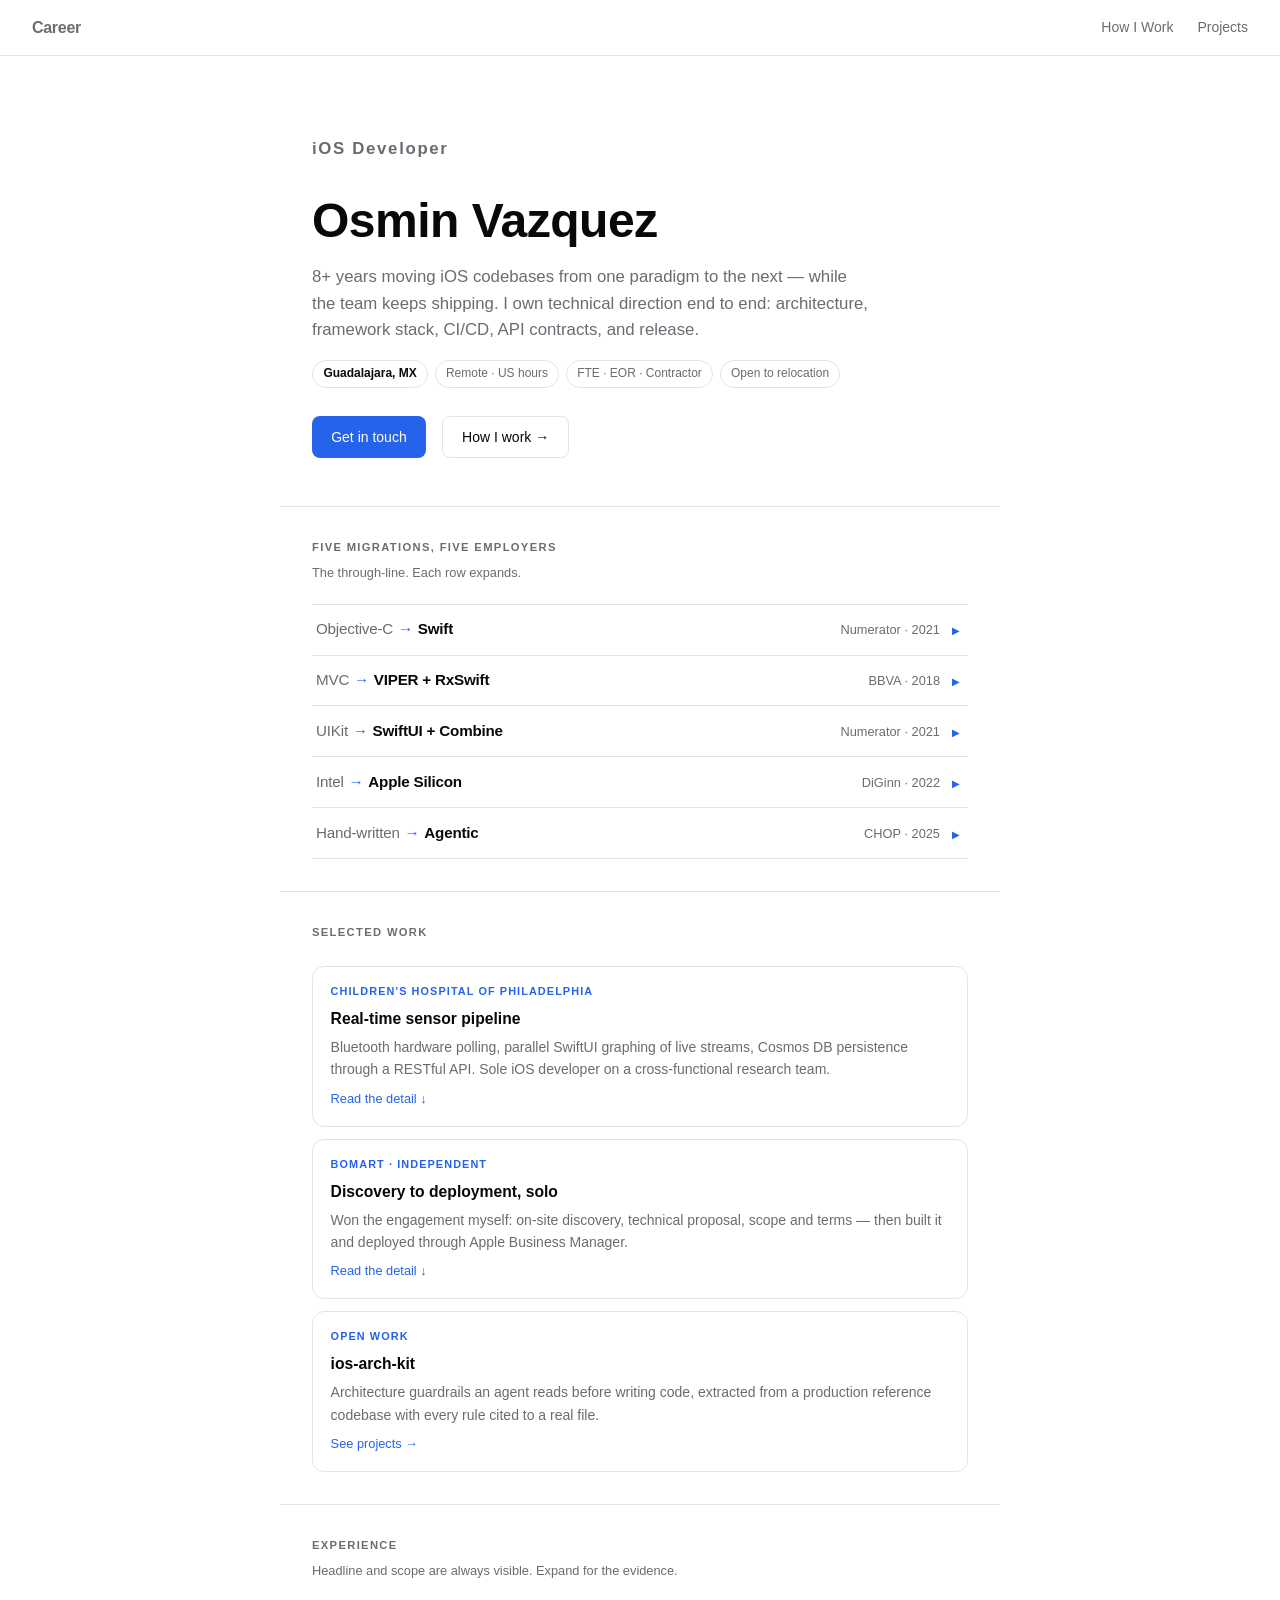
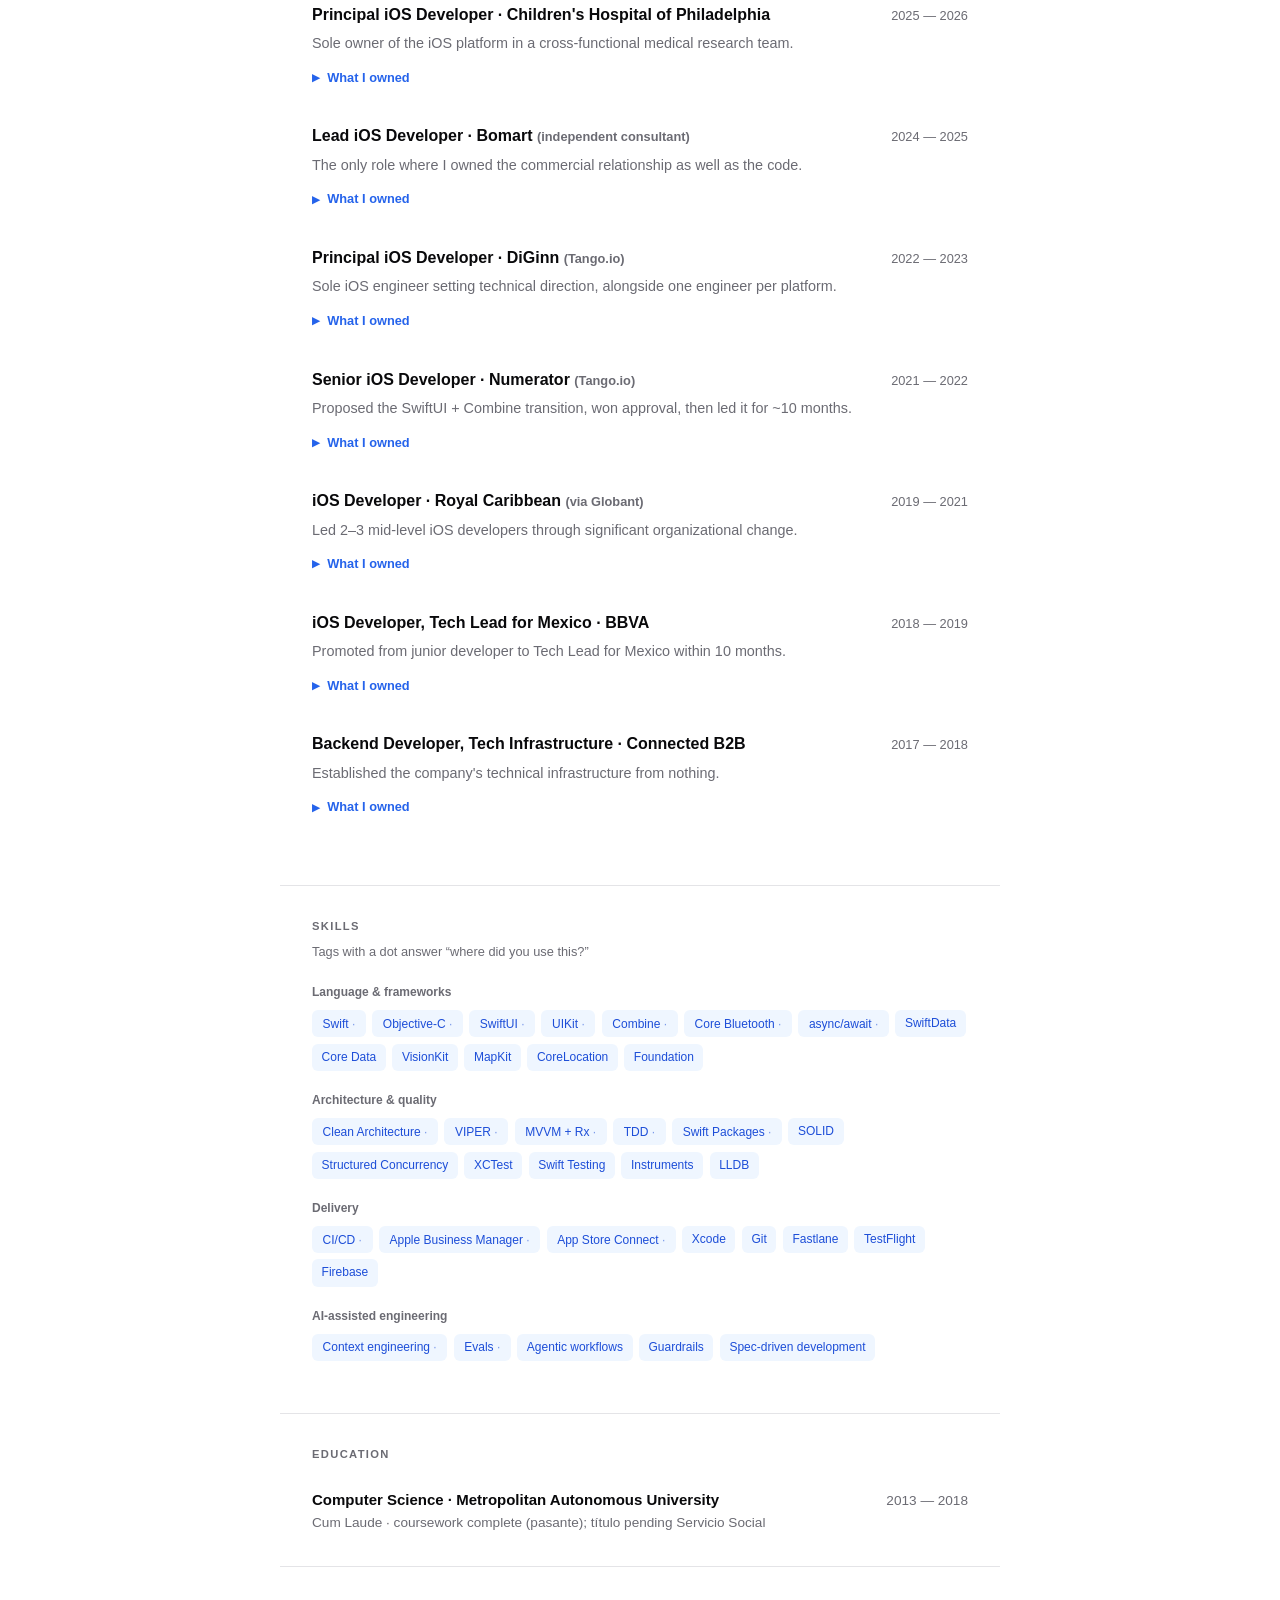
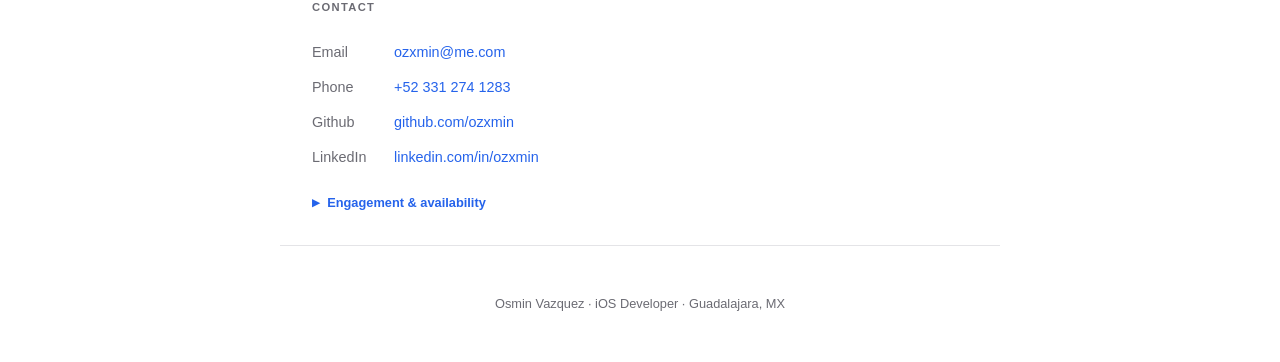
<file: index.html>
<!DOCTYPE html>
<html lang="en">
<head>
<meta charset="UTF-8" />
<meta name="viewport" content="width=device-width, initial-scale=1.0" />

<title>Osmin Vazquez · iOS Developer</title>
<meta name="description" content="iOS developer with 8+ years moving codebases from one paradigm to the next — Objective-C to Swift, UIKit to SwiftUI, Intel to Apple Silicon — while the team keeps shipping. Architecture, CI/CD, and release ownership." />
<meta name="author" content="Osmin Vazquez" />
<link rel="canonical" href="https://career.ozmin.me/" />

<!-- Open Graph / LinkedIn -->
<meta property="og:type" content="profile" />
<meta property="og:site_name" content="Osmin Vazquez" />
<meta property="og:title" content="Osmin Vazquez · iOS Developer" />
<meta property="og:description" content="8+ years moving iOS codebases from one paradigm to the next — while the team keeps shipping." />
<meta property="og:url" content="https://career.ozmin.me/" />
<meta property="og:image" content="https://career.ozmin.me/img/og-image.png" />
<meta property="og:image:width" content="1200" />
<meta property="og:image:height" content="630" />
<meta property="og:image:alt" content="Osmin Vazquez — iOS Developer — career.ozmin.me" />
<meta property="profile:first_name" content="Osmin" />
<meta property="profile:last_name" content="Vazquez" />

<!-- Twitter/X -->
<meta name="twitter:card" content="summary_large_image" />
<meta name="twitter:title" content="Osmin Vazquez · iOS Developer" />
<meta name="twitter:description" content="8+ years moving iOS codebases from one paradigm to the next — while the team keeps shipping." />
<meta name="twitter:image" content="https://career.ozmin.me/img/og-image.png" />

<!-- Structured data (must be inline; ld+json ignores src) -->
<script type="application/ld+json">
{
  "@context": "https://schema.org",
  "@type": "ProfilePage",
  "url": "https://career.ozmin.me/",
  "mainEntity": {
    "@type": "Person",
    "name": "Osmin Vazquez",
    "jobTitle": "iOS Developer",
    "email": "mailto:ozxmin@me.com",
    "telephone": "+52-331-274-1283",
    "url": "https://career.ozmin.me/",
    "address": {
      "@type": "PostalAddress",
      "addressLocality": "Guadalajara",
      "addressCountry": "MX"
    },
    "alumniOf": {
      "@type": "CollegeOrUniversity",
      "name": "Metropolitan Autonomous University"
    },
    "knowsAbout": [
      "iOS Development",
      "Swift",
      "Objective-C",
      "SwiftUI",
      "UIKit",
      "Combine",
      "Clean Architecture",
      "MVVM",
      "VIPER",
      "TDD",
      "CI/CD",
      "Context Engineering"
    ],
    "sameAs": [
      "https://github.com/ozxmin",
      "https://linkedin.com/in/ozxmin"
    ]
  }
}
</script>

<!-- Shared block: keep in sync with index.html, how-i-work.html, projects.html, 404.html.
     No build step by design, so this is duplicated on purpose. -->
<!-- Icons -->
<link rel="icon" href="/favicon.ico" sizes="32x32" />
<link rel="icon" href="/img/favicon.svg" type="image/svg+xml" />
<link rel="apple-touch-icon" href="/img/apple-touch-icon.png" />
<link rel="manifest" href="/site.webmanifest" />
<meta name="theme-color" media="(prefers-color-scheme: light)" content="#ffffff" />
<meta name="theme-color" media="(prefers-color-scheme: dark)" content="#09090b" />

<link rel="stylesheet" href="/css/styles.css"/>
</head>
<body>

<a class="skip-link" href="#main">Skip to content</a>

<nav>
  <span class="nav-logo">
    <a href="/">Career</a>
  </span>
  <div class="nav-links">
    <a href="/how-i-work.html" data-umami-event="nav-how-i-work">How I Work</a>
    <a href="/projects.html" data-umami-event="nav-projects">Projects</a>
  </div>
</nav>

<main id="main" tabindex="-1">

<div class="hero">
  <p class="hero-label">iOS Developer</p>
  <h1>Osmin Vazquez</h1>
  <p>8+ years moving iOS codebases from one paradigm to the next — while the team keeps shipping. I own technical direction end to end: architecture, framework stack, CI/CD, API contracts, and release.</p>
  <div class="avail">
    <span class="chip"><strong>Guadalajara, MX</strong></span>
    <span class="chip">Remote · US hours</span>
    <span class="chip">FTE · EOR · Contractor</span>
    <span class="chip">Open to relocation</span>
  </div>
  <div class="hero-links">
    <a class="btn btn-primary" href="#contact" data-umami-event="cta-get-in-touch">Get in touch</a>
    <a class="btn btn-outline" href="/how-i-work.html" data-umami-event="cta-how-i-work">How I work →</a>
  </div>
</div>

<!-- MIGRATIONS — the through-line. Layer 1 disclosure. -->
<section aria-labelledby="migrations-heading">
  <h2 id="migrations-heading">Five migrations, five employers</h2>
  <p class="section-note">The through-line. Each row expands.</p>
  <div class="ledger">

    <details class="mig" id="mig-objc">
      <summary data-umami-event="mig-objc-swift">
        <span class="mig-move"><span class="from">Objective-C</span><span class="arrow">→</span>Swift</span>
        <span class="mig-where">Numerator · 2021</span>
        <span class="caret" aria-hidden="true">▶</span>
      </summary>
      <div class="mig-body">
        <p>The hard part was concurrency, not syntax. Legacy Objective-C carried threading assumptions the compiler never enforced; behaviour that had quietly worked for years surfaced as race conditions the moment it crossed the bridge.</p>
        <p>Diagnosed, fixed, and then covered — TDD and a linter introduced to a standing project so the class of bug could not return silently.</p>
      </div>
    </details>

    <details class="mig" id="mig-viper">
      <summary data-umami-event="mig-mvc-viper">
        <span class="mig-move"><span class="from">MVC</span><span class="arrow">→</span>VIPER + RxSwift</span>
        <span class="mig-where">BBVA · 2018</span>
        <span class="caret" aria-hidden="true">▶</span>
      </summary>
      <div class="mig-body">
        <p>The architecture came down from the global organization. My job was teaching it: three developers spanning junior, mid and senior — one of whom had built the <em>old</em> MVC app, and one of whom was a React Native developer new to iOS.</p>
        <p>I got that engineer's first tickets accepted without knowing React Native myself. Shipped under strict code-coverage requirements.</p>
      </div>
    </details>

    <details class="mig" id="mig-swiftui">
      <summary data-umami-event="mig-uikit-swiftui">
        <span class="mig-move"><span class="from">UIKit</span><span class="arrow">→</span>SwiftUI + Combine</span>
        <span class="mig-where">Numerator · 2021</span>
        <span class="caret" aria-hidden="true">▶</span>
      </summary>
      <div class="mig-body">
        <p>Nobody had it on the roadmap. I made the case to the Tech Manager that it was even possible mid-migration, then to peers who were new enough to Swift that they had not considered SwiftUI an option — once introduced, they were enthusiastic.</p>
        <p>Led roughly ten months of incremental adoption with two senior iOS engineers, setting guidelines and reviewing code. Incremental, never a rewrite.</p>
      </div>
    </details>

    <details class="mig" id="mig-silicon">
      <summary data-umami-event="mig-intel-silicon">
        <span class="mig-move"><span class="from">Intel</span><span class="arrow">→</span>Apple Silicon</span>
        <span class="mig-where">DiGinn · 2022</span>
        <span class="caret" aria-hidden="true">▶</span>
      </summary>
      <div class="mig-body">
        <p>Inherited a non-runnable, stale project. Made the business case for the migration to stakeholders before doing the work, rather than presenting it as a fait accompli.</p>
        <p>Retired stale dependencies in favour of Swift-native features, cut project warnings by ~90%, and left behind a CI pipeline that shipped 20+ releases.</p>
      </div>
    </details>

    <details class="mig" id="mig-agentic">
      <summary data-umami-event="mig-agentic">
        <span class="mig-move"><span class="from">Hand-written</span><span class="arrow">→</span>Agentic</span>
        <span class="mig-where">CHOP · 2025</span>
        <span class="caret" aria-hidden="true">▶</span>
      </summary>
      <div class="mig-body">
        <p>Team productivity had halted under unchecked AI code generation: output drifted from conventions, and the review burden landed on senior engineers.</p>
        <p>I encoded the architecture and review standards into a spec-driven workflow the agents read before writing code — moving architecture from something policed in review to something satisfied before the first line exists. <a href="/how-i-work.html" data-umami-event="mig-agentic-readmore">How that works →</a></p>
      </div>
    </details>

  </div>
</section>

<!-- SELECTED WORK — layer 2 entry points -->
<section aria-labelledby="selected-heading">
  <h2 id="selected-heading">Selected work</h2>
  <div class="cards">
    <a class="card" href="#job-chop" data-umami-event="card-chop">
      <span class="card-kicker">Children's Hospital of Philadelphia</span>
      <span class="card-title">Real-time sensor pipeline</span>
      <span class="card-desc">Bluetooth hardware polling, parallel SwiftUI graphing of live streams, Cosmos DB persistence through a RESTful API. Sole iOS developer on a cross-functional research team.</span>
      <span class="card-more">Read the detail ↓</span>
    </a>
    <a class="card" href="#job-bomart" data-umami-event="card-bomart">
      <span class="card-kicker">Bomart · independent</span>
      <span class="card-title">Discovery to deployment, solo</span>
      <span class="card-desc">Won the engagement myself: on-site discovery, technical proposal, scope and terms — then built it and deployed through Apple Business Manager.</span>
      <span class="card-more">Read the detail ↓</span>
    </a>
    <a class="card" href="/projects.html" data-umami-event="card-arch-kit">
      <span class="card-kicker">Open work</span>
      <span class="card-title">ios-arch-kit</span>
      <span class="card-desc">Architecture guardrails an agent reads before writing code, extracted from a production reference codebase with every rule cited to a real file.</span>
      <span class="card-more">See projects →</span>
    </a>
  </div>
</section>

<!-- EXPERIENCE — headline and scope always visible; evidence on demand -->
<section aria-labelledby="experience-heading">
  <h2 id="experience-heading">Experience</h2>
  <p class="section-note">Headline and scope are always visible. Expand for the evidence.</p>

  <div class="job" id="job-chop">
    <div class="job-header">
      <span class="job-title">Principal iOS Developer · Children's Hospital of Philadelphia</span>
      <span class="job-meta">2025 — 2026</span>
    </div>
    <p class="job-scope">Sole owner of the iOS platform in a cross-functional medical research team.</p>
    <details>
      <summary data-umami-event="exp-chop"><span class="caret" aria-hidden="true">▶</span> What I owned</summary>
      <ul>
        <li>Shipped a medical research app implementing a real-time data pipeline: Bluetooth hardware polling, parallel SwiftUI graphing of live sensor streams, and Cosmos DB persistence through a RESTful API.</li>
        <li>Owned architecture, delivery and release end to end — no one above me on iOS.</li>
        <li>Feature scoping in PI planning, code review, merge approval, and TestFlight releases to QA.</li>
        <li>Resolved a team-wide productivity halt caused by unchecked AI code generation by encoding architecture and review standards into a spec-driven agentic workflow.</li>
      </ul>
    </details>
  </div>

  <div class="job" id="job-bomart">
    <div class="job-header">
      <span class="job-title">Lead iOS Developer · Bomart <span class="job-meta">(independent consultant)</span></span>
      <span class="job-meta">2024 — 2025</span>
    </div>
    <p class="job-scope">The only role where I owned the commercial relationship as well as the code.</p>
    <details>
      <summary data-umami-event="exp-bomart"><span class="caret" aria-hidden="true">▶</span> What I owned</summary>
      <ul>
        <li>Approached about a real business problem; ran on-site discovery and returned with a technical solution, scope, timeline, technology choices and commercial terms.</li>
        <li>Designed and built a custom iOS 17+ app solo — authentication, transaction notification, local storage.</li>
        <li>Established enterprise deployment and device management via Apple Business Manager rather than the App Store.</li>
        <li>Ran weekly client reviews and coordinated with client IT to clear dependencies.</li>
      </ul>
    </details>
  </div>

  <div class="job" id="job-diginn">
    <div class="job-header">
      <span class="job-title">Principal iOS Developer · DiGinn <span class="job-meta">(Tango.io)</span></span>
      <span class="job-meta">2022 — 2023</span>
    </div>
    <p class="job-scope">Sole iOS engineer setting technical direction, alongside one engineer per platform.</p>
    <details>
      <summary data-umami-event="exp-diginn"><span class="caret" aria-hidden="true">▶</span> What I owned</summary>
      <ul>
        <li>Inherited a non-runnable, stale project and made the case for the migration before doing the work.</li>
        <li>Root-caused and eliminated recurring crashes in a codebase I had not written — crash rate to near zero.</li>
        <li>Built the safety net: unit tests and CI aimed specifically at the crash class I had just fixed.</li>
        <li>Shipped 20+ releases through the CI/CD pipeline I established; reduced project warnings by ~90%.</li>
        <li>Implemented Firebase analytics, A/B testing and push notifications; cut build times via build schemes.</li>
      </ul>
    </details>
  </div>

  <div class="job" id="job-numerator">
    <div class="job-header">
      <span class="job-title">Senior iOS Developer · Numerator <span class="job-meta">(Tango.io)</span></span>
      <span class="job-meta">2021 — 2022</span>
    </div>
    <p class="job-scope">Proposed the SwiftUI + Combine transition, won approval, then led it for ~10 months.</p>
    <details>
      <summary data-umami-event="exp-numerator"><span class="caret" aria-hidden="true">▶</span> What I owned</summary>
      <ul>
        <li>Set guidelines, proposed patterns and reviewed code for two senior iOS engineers.</li>
        <li>Bridged legacy Objective-C functionality to Swift, resolving the latent race conditions the bridge surfaced.</li>
        <li>Defined and enforced MVVM + Rx; introduced TDD, protocol-oriented design and linting to a standing project.</li>
        <li>Unblocked the deployment-target bump to current (−2n) by paying down technical debt.</li>
      </ul>
    </details>
  </div>

  <div class="job" id="job-rccl">
    <div class="job-header">
      <span class="job-title">iOS Developer · Royal Caribbean <span class="job-meta">(via Globant)</span></span>
      <span class="job-meta">2019 — 2021</span>
    </div>
    <p class="job-scope">Led 2–3 mid-level iOS developers through significant organizational change.</p>
    <details>
      <summary data-umami-event="exp-rccl"><span class="caret" aria-hidden="true">▶</span> What I owned</summary>
      <ul>
        <li>Built user features with UIKit and VisionKit.</li>
        <li>Supported multiple teams; enforced coding standards and reusable design patterns.</li>
        <li>Contributed to a backend migration while keeping the codebase reusable across cruise ships — one codebase, many vessels, each with its own configuration.</li>
      </ul>
    </details>
  </div>

  <div class="job" id="job-bbva">
    <div class="job-header">
      <span class="job-title">iOS Developer, Tech Lead for Mexico · BBVA</span>
      <span class="job-meta">2018 — 2019</span>
    </div>
    <p class="job-scope">Promoted from junior developer to Tech Lead for Mexico within 10 months.</p>
    <details>
      <summary data-umami-event="exp-bbva"><span class="caret" aria-hidden="true">▶</span> What I owned</summary>
      <ul>
        <li>Led 3 developers (junior, mid, senior) rebuilding a legacy banking app in VIPER, RxSwift and TDD under strict code-coverage requirements.</li>
        <li>Taught the team the architectural patterns adopted from the global organization.</li>
        <li>Onboarded a React Native developer into the iOS stack and got their first tickets accepted.</li>
        <li>Conducted interviews and project onboarding; aligned local compliance with global strategy across international teams.</li>
      </ul>
    </details>
  </div>

  <div class="job" id="job-connected">
    <div class="job-header">
      <span class="job-title">Backend Developer, Tech Infrastructure · Connected B2B</span>
      <span class="job-meta">2017 — 2018</span>
    </div>
    <p class="job-scope">Established the company's technical infrastructure from nothing.</p>
    <details>
      <summary data-umami-event="exp-connected"><span class="caret" aria-hidden="true">▶</span> What I owned</summary>
      <ul>
        <li>Built the AWS infrastructure; designed APIs and services in Node.js and MongoDB.</li>
        <li>Enabled integration between the public website and internal systems.</li>
      </ul>
    </details>
  </div>
</section>

<!-- SKILLS — tags that answer "where did you use this?" -->
<section aria-labelledby="skills-heading">
  <h2 id="skills-heading">Skills</h2>
  <p class="section-note">Tags with a dot answer “where did you use this?”</p>

  <div class="skill-group">
    <div class="skill-group-label">Language &amp; frameworks</div>
    <div class="tags">
      <button class="tag" type="button" aria-expanded="false" data-umami-event="skill-swift" data-ev="Production since 2018, in every iOS role. Also the language of the two migrations I led.">Swift</button>
      <button class="tag" type="button" aria-expanded="false" data-umami-event="skill-objc" data-ev="Numerator. Bridged legacy functionality to Swift — the race conditions, not the syntax, were the work.">Objective-C</button>
      <button class="tag" type="button" aria-expanded="false" data-umami-event="skill-swiftui" data-ev="CHOP and Numerator. Led its introduction into a live UIKit codebase in 2021; live sensor graphing at CHOP in 2025.">SwiftUI</button>
      <button class="tag" type="button" aria-expanded="false" data-umami-event="skill-uikit" data-ev="Royal Caribbean, BBVA, Numerator. Still the substrate under most production SwiftUI work.">UIKit</button>
      <button class="tag" type="button" aria-expanded="false" data-umami-event="skill-combine" data-ev="Numerator. Led its introduction alongside SwiftUI in 2021.">Combine</button>
      <button class="tag" type="button" aria-expanded="false" data-umami-event="skill-corebluetooth" data-ev="CHOP. Bluetooth hardware polling feeding live UI graphs.">Core Bluetooth</button>
      <button class="tag" type="button" aria-expanded="false" data-umami-event="skill-async" data-ev="CHOP. Parallelised network calls across a collection on an iOS 18 / Xcode 26 project.">async/await</button>
      <span class="tag">SwiftData</span><span class="tag">Core Data</span><span class="tag">VisionKit</span>
      <span class="tag">MapKit</span><span class="tag">CoreLocation</span><span class="tag">Foundation</span>
    </div>
  </div>

  <div class="skill-group">
    <div class="skill-group-label">Architecture &amp; quality</div>
    <div class="tags">
      <button class="tag" type="button" aria-expanded="false" data-umami-event="skill-clean" data-ev="CHOP. Composition root as the place that absorbs churn; ports chosen to model domain capabilities, not mechanisms.">Clean Architecture</button>
      <button class="tag" type="button" aria-expanded="false" data-umami-event="skill-viper" data-ev="BBVA. Legacy banking app rebuild, taught to a team of three.">VIPER</button>
      <button class="tag" type="button" aria-expanded="false" data-umami-event="skill-mvvm" data-ev="Numerator. Defined and enforced as the project standard.">MVVM + Rx</button>
      <button class="tag" type="button" aria-expanded="false" data-umami-event="skill-tdd" data-ev="Numerator (introduced to a standing project) and BBVA (strict coverage requirements).">TDD</button>
      <button class="tag" type="button" aria-expanded="false" data-umami-event="skill-spm" data-ev="Module boundaries as compile-time enforcement — a wrong import fails the build rather than failing review.">Swift Packages</button>
      <span class="tag">SOLID</span><span class="tag">Structured Concurrency</span><span class="tag">XCTest</span>
      <span class="tag">Swift Testing</span><span class="tag">Instruments</span><span class="tag">LLDB</span>
    </div>
  </div>

  <div class="skill-group">
    <div class="skill-group-label">Delivery</div>
    <div class="tags">
      <button class="tag" type="button" aria-expanded="false" data-umami-event="skill-cicd" data-ev="DiGinn. Built from scratch; 20+ releases shipped through it.">CI/CD</button>
      <button class="tag" type="button" aria-expanded="false" data-umami-event="skill-abm" data-ev="Bomart. Enterprise MDM distribution — not the App Store.">Apple Business Manager</button>
      <button class="tag" type="button" aria-expanded="false" data-umami-event="skill-asc" data-ev="Certificates, provisioning profiles, multi-team membership, shared automatic signing across accounts.">App Store Connect</button>
      <span class="tag">Xcode</span><span class="tag">Git</span><span class="tag">Fastlane</span>
      <span class="tag">TestFlight</span><span class="tag">Firebase</span>
    </div>
  </div>

  <div class="skill-group">
    <div class="skill-group-label">AI-assisted engineering</div>
    <div class="tags">
      <button class="tag" type="button" aria-expanded="false" data-umami-event="skill-context-eng" data-ev="CHOP and ios-arch-kit. Encoding architectural standards as machine-readable constraints an agent reads before writing code.">Context engineering</button>
      <button class="tag" type="button" aria-expanded="false" data-umami-event="skill-evals" data-ev="Blind guided/unguided comparison, prediction scorecards, and calibration rules derived from measured hit rates.">Evals</button>
      <span class="tag">Agentic workflows</span><span class="tag">Guardrails</span><span class="tag">Spec-driven development</span>
    </div>
  </div>
</section>

<!-- EDUCATION -->
<section aria-labelledby="education-heading">
  <h2 id="education-heading">Education</h2>
  <div class="edu">
    <div>
      <div class="edu-name">Computer Science · Metropolitan Autonomous University</div>
      <div class="edu-meta">Cum Laude · coursework complete (<span lang="es">pasante</span>); <span lang="es">título</span> pending <span lang="es">Servicio Social</span></div>
    </div>
    <span class="edu-meta">2013 — 2018</span>
  </div>
</section>

<!-- CONTACT -->
<section id="contact" aria-labelledby="contact-heading">
  <h2 id="contact-heading">Contact</h2>
  <div class="contact-list">
    <div class="contact-item"><span>Email</span><a href="mailto:ozxmin@me.com" data-umami-event="contact-email">ozxmin@me.com</a></div>
    <div class="contact-item"><span>Phone</span><a href="tel:+523312741283" data-umami-event="contact-phone">+52&nbsp;331&nbsp;274&nbsp;1283</a></div>
    <div class="contact-item"><span>Github</span><a href="https://github.com/ozxmin" rel="noreferrer" data-umami-event="contact-github">github.com/ozxmin</a></div>
    <div class="contact-item"><span>LinkedIn</span><a href="https://linkedin.com/in/ozxmin" rel="noreferrer" data-umami-event="contact-linkedin">linkedin.com/in/ozxmin</a></div>
  </div>
  <details class="engage">
    <summary data-umami-event="contact-engagement"><span class="caret" aria-hidden="true">▶</span> Engagement &amp; availability</summary>
    <p>Available full-time (direct or through an EOR), part-time, or as an independent contractor. Active RFC with prior invoicing under RESICO, so a B2B contract with a US or Canadian client needs no new entity. Spanish native, English professional. Open to remote on US hours and to relocation.</p>
  </details>
</section>

</main>

<footer>Osmin Vazquez · iOS Developer · Guadalajara, MX</footer>

<script src="/js/script.js"></script>

<!-- Privacy-first analytics -->
<script defer src="https://cloud.umami.is/script.js" data-website-id="f2526937-3c88-48e1-8fc8-846e70ded4b5"></script>
</body>
</html>
</file>
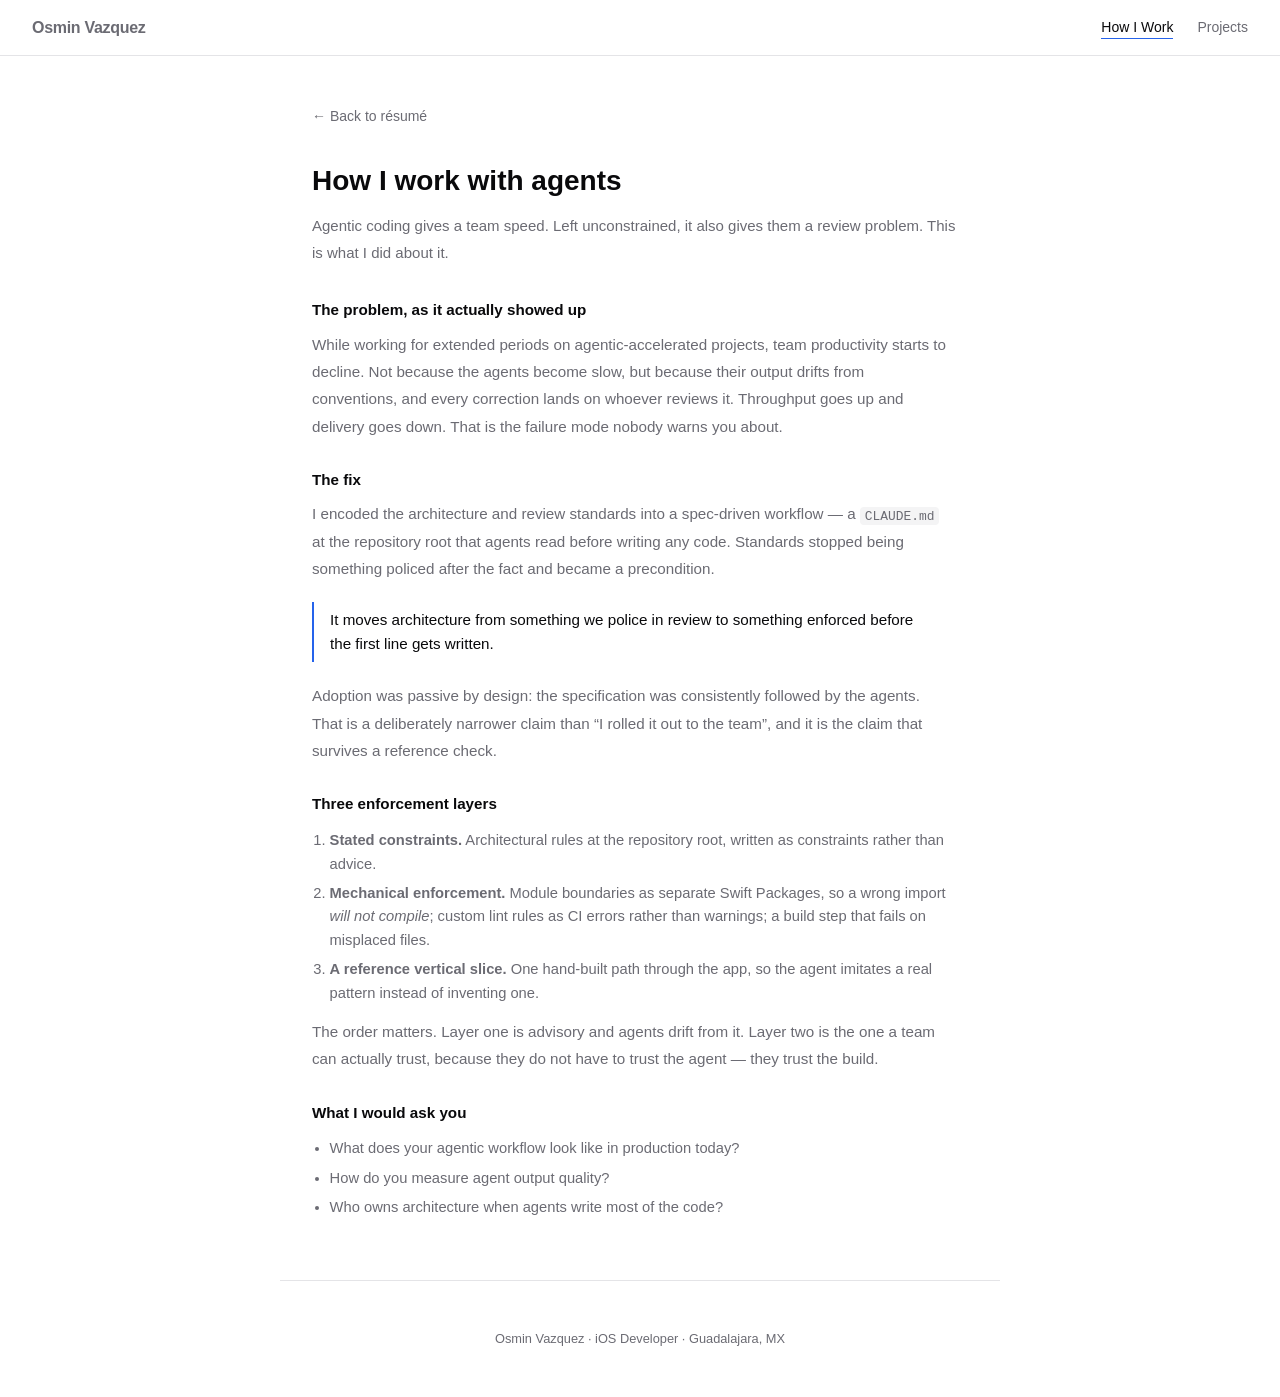
<file: how-i-work.html>
<!DOCTYPE html>
<html lang="en">
<head>
<meta charset="UTF-8" />
<meta name="viewport" content="width=device-width, initial-scale=1.0" />

<title>How I Work With Agents · Osmin Vazquez</title>
<meta name="description" content="Encoding architectural standards as machine-readable guardrails an agent reads before writing code — the problem, the three enforcement layers, and the blind evaluation that measured them." />
<meta name="author" content="Osmin Vazquez" />
<link rel="canonical" href="https://career.ozmin.me/how-i-work.html" />

<!-- Open Graph / LinkedIn -->
<meta property="og:type" content="article" />
<meta property="og:site_name" content="Osmin Vazquez" />
<meta property="og:title" content="How I Work With Agents · Osmin Vazquez" />
<meta property="og:description" content="Agentic coding gives a team speed. Left unconstrained, it also gives them a review problem. This is what I did about it." />
<meta property="og:url" content="https://career.ozmin.me/how-i-work.html" />
<meta property="og:image" content="https://career.ozmin.me/img/og-image.png" />
<meta property="og:image:width" content="1200" />
<meta property="og:image:height" content="630" />
<meta property="og:image:alt" content="Osmin Vazquez — iOS Developer — career.ozmin.me" />

<!-- Twitter/X -->
<meta name="twitter:card" content="summary_large_image" />
<meta name="twitter:title" content="How I Work With Agents · Osmin Vazquez" />
<meta name="twitter:description" content="Agentic coding gives a team speed. Left unconstrained, it also gives them a review problem. This is what I did about it." />
<meta name="twitter:image" content="https://career.ozmin.me/img/og-image.png" />

<!-- Shared block: keep in sync with index.html, how-i-work.html, projects.html, 404.html.
     No build step by design, so this is duplicated on purpose. -->
<!-- Icons -->
<link rel="icon" href="/favicon.ico" sizes="32x32" />
<link rel="icon" href="/img/favicon.svg" type="image/svg+xml" />
<link rel="apple-touch-icon" href="/img/apple-touch-icon.png" />
<link rel="manifest" href="/site.webmanifest" />
<meta name="theme-color" media="(prefers-color-scheme: light)" content="#ffffff" />
<meta name="theme-color" media="(prefers-color-scheme: dark)" content="#09090b" />

<link rel="stylesheet" href="/css/styles.css" />
</head>
<body>

<a class="skip-link" href="#main">Skip to content</a>

<nav>
  <span class="nav-logo">
    <a href="/">Osmin Vazquez</a>
  </span>
  <div class="nav-links">
    <a href="/how-i-work.html" aria-current="page" data-umami-event="nav-how-i-work">How I Work</a>
    <a href="/projects.html" data-umami-event="nav-projects">Projects</a>
  </div>
</nav>

<main id="main" tabindex="-1" class="inner-page">
  <a class="back-btn" href="/" data-umami-event="work-back-home">← Back to résumé</a>
  <h1>How I work with agents</h1>
  <p class="subtitle">Agentic coding gives a team speed. Left unconstrained, it also gives them a review problem. This is what I did about it.</p>

  <div class="prose">
    <h2>The problem, as it actually showed up</h2>
    <p>While working for extended periods on agentic-accelerated projects, team productivity starts to decline. Not because the agents become slow, but because their output drifts from conventions, and every correction lands on whoever reviews it. Throughput goes up and delivery goes down. That is the failure mode nobody warns you about.</p>

    <h2>The fix</h2>
    <p>I encoded the architecture and review standards into a spec-driven workflow — a <code>CLAUDE.md</code> at the repository root that agents read before writing any code. Standards stopped being something policed after the fact and became a precondition.</p>
    <blockquote class="pull">It moves architecture from something we police in review to something enforced before the first line gets written.</blockquote>
    <p>Adoption was passive by design: the specification was consistently followed by the agents. That is a deliberately narrower claim than “I rolled it out to the team”, and it is the claim that survives a reference check.</p>

    <h2>Three enforcement layers</h2>
    <ol>
      <li><strong>Stated constraints.</strong> Architectural rules at the repository root, written as constraints rather than advice.</li>
      <li><strong>Mechanical enforcement.</strong> Module boundaries as separate Swift Packages, so a wrong import <em>will not compile</em>; custom lint rules as CI errors rather than warnings; a build step that fails on misplaced files.</li>
      <li><strong>A reference vertical slice.</strong> One hand-built path through the app, so the agent imitates a real pattern instead of inventing one.</li>
    </ol>
    <p>The order matters. Layer one is advisory and agents drift from it. Layer two is the one a team can actually trust, because they do not have to trust the agent — they trust the build.</p>

    <h2>What I would ask you</h2>
    <ul>
      <li>What does your agentic workflow look like in production today?</li>
      <li>How do you measure agent output quality?</li>
      <li>Who owns architecture when agents write most of the code?</li>
    </ul>
  </div>
</main>

<footer>Osmin Vazquez · iOS Developer · Guadalajara, MX</footer>

<script src="/js/script.js"></script>

<!-- Privacy-first analytics -->
<script defer src="https://cloud.umami.is/script.js" data-website-id="f2526937-3c88-48e1-8fc8-846e70ded4b5"></script>
</body>
</html>
</file>
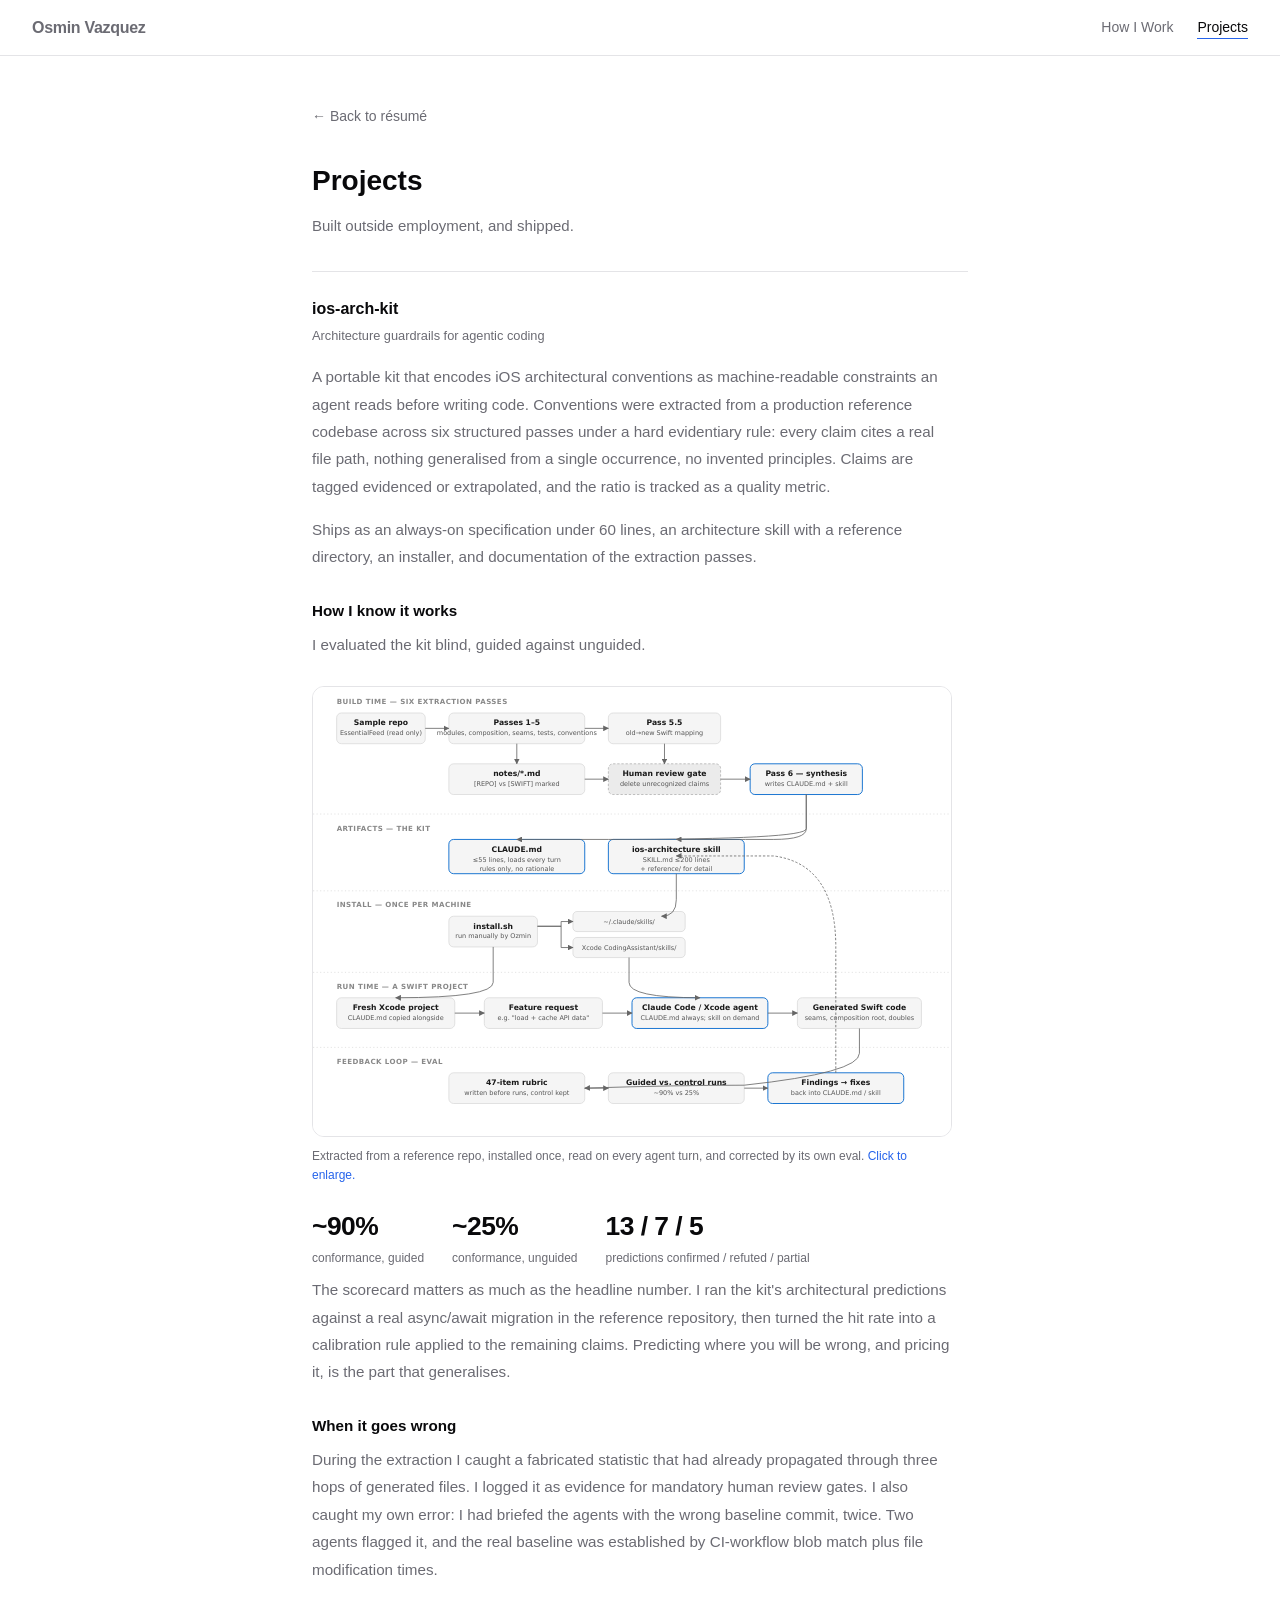
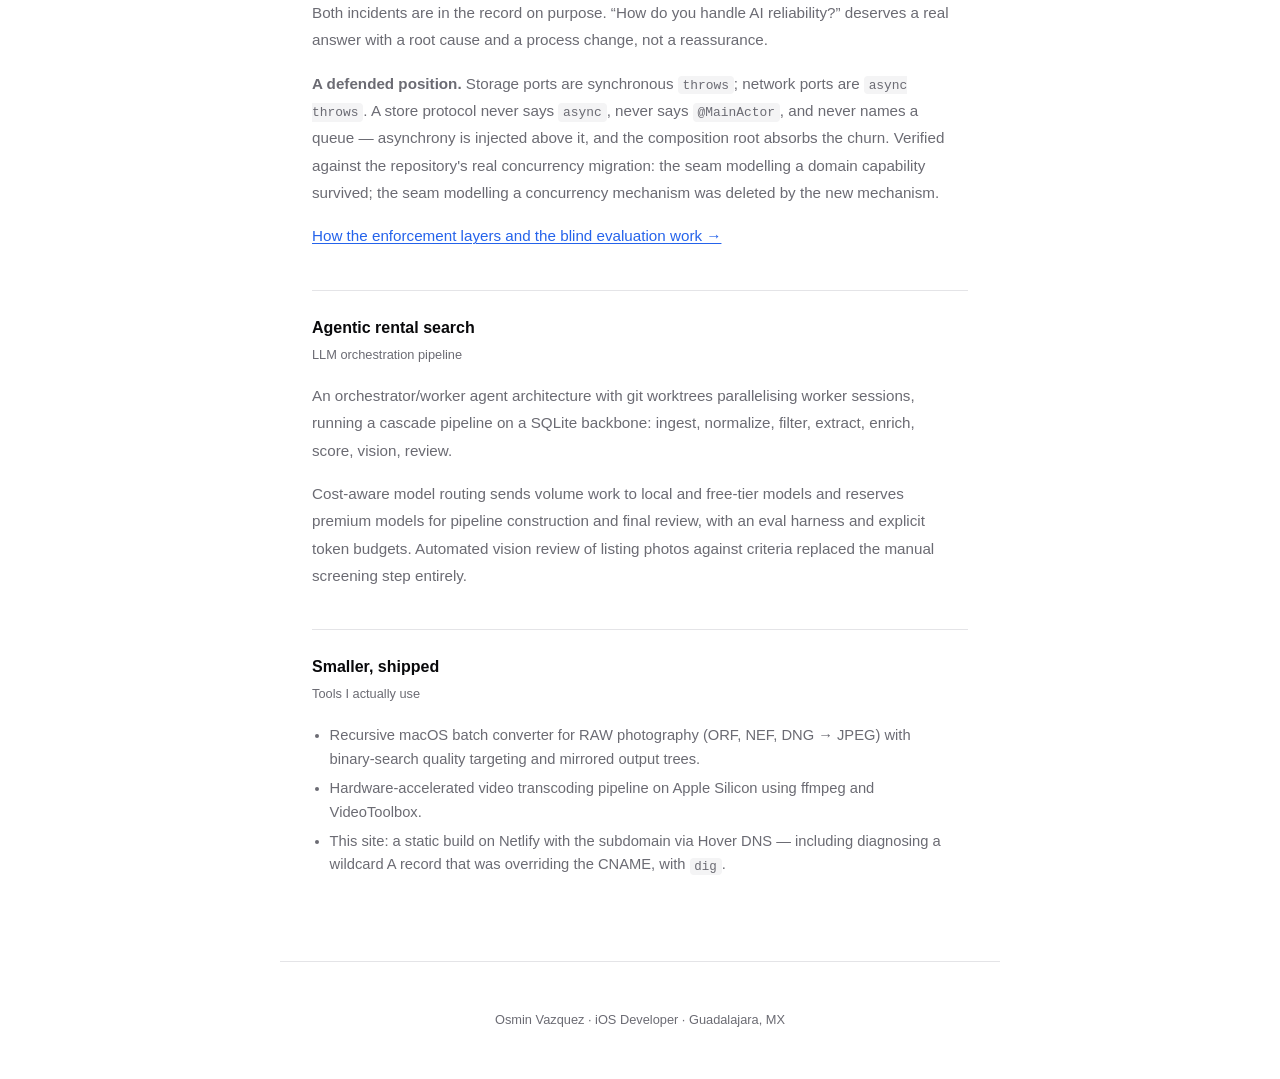
<file: projects.html>
<!DOCTYPE html>
<html lang="en">
<head>
<meta charset="UTF-8" />
<meta name="viewport" content="width=device-width, initial-scale=1.0" />

<title>Projects · Osmin Vazquez</title>
<meta name="description" content="Work built outside employment and shipped: ios-arch-kit architecture guardrails for agentic coding, an LLM orchestration pipeline, and smaller macOS tooling." />
<meta name="author" content="Osmin Vazquez" />
<link rel="canonical" href="https://career.ozmin.me/projects.html" />

<!-- Open Graph / LinkedIn -->
<meta property="og:type" content="website" />
<meta property="og:site_name" content="Osmin Vazquez" />
<meta property="og:title" content="Projects · Osmin Vazquez" />
<meta property="og:description" content="Built outside employment, and shipped: architecture guardrails for agentic coding, an LLM orchestration pipeline, and macOS tooling." />
<meta property="og:url" content="https://career.ozmin.me/projects.html" />
<meta property="og:image" content="https://career.ozmin.me/img/og-image.png" />
<meta property="og:image:width" content="1200" />
<meta property="og:image:height" content="630" />
<meta property="og:image:alt" content="Osmin Vazquez — iOS Developer — career.ozmin.me" />

<!-- Twitter/X -->
<meta name="twitter:card" content="summary_large_image" />
<meta name="twitter:title" content="Projects · Osmin Vazquez" />
<meta name="twitter:description" content="Built outside employment, and shipped: architecture guardrails for agentic coding, an LLM orchestration pipeline, and macOS tooling." />
<meta name="twitter:image" content="https://career.ozmin.me/img/og-image.png" />

<!-- Shared block: keep in sync with index.html, how-i-work.html, projects.html, 404.html.
     No build step by design, so this is duplicated on purpose. -->
<!-- Icons -->
<link rel="icon" href="/favicon.ico" sizes="32x32" />
<link rel="icon" href="/img/favicon.svg" type="image/svg+xml" />
<link rel="apple-touch-icon" href="/img/apple-touch-icon.png" />
<link rel="manifest" href="/site.webmanifest" />
<meta name="theme-color" media="(prefers-color-scheme: light)" content="#ffffff" />
<meta name="theme-color" media="(prefers-color-scheme: dark)" content="#09090b" />

<link rel="stylesheet" href="/css/styles.css" />
</head>
<body>

<a class="skip-link" href="#main">Skip to content</a>

<nav>
  <span class="nav-logo">
    <a href="/">Osmin Vazquez</a>
  </span>
  <div class="nav-links">
    <a href="/how-i-work.html" data-umami-event="nav-how-i-work">How I Work</a>
    <a href="/projects.html" aria-current="page" data-umami-event="nav-projects">Projects</a>
  </div>
</nav>

<main id="main" tabindex="-1" class="inner-page">
  <a class="back-btn" href="/" data-umami-event="projects-back-home">← Back to résumé</a>
  <h1>Projects</h1>
  <p class="subtitle">Built outside employment, and shipped.</p>

  <article class="proj">
    <h2 class="proj-title">ios-arch-kit</h2>
    <p class="proj-sub">Architecture guardrails for agentic coding</p>
    <div class="prose">
      <p>A portable kit that encodes iOS architectural conventions as machine-readable constraints an agent reads before writing code. Conventions were extracted from a production reference codebase across six structured passes under a hard evidentiary rule: every claim cites a real file path, nothing generalised from a single occurrence, no invented principles. Claims are tagged evidenced or extrapolated, and the ratio is tracked as a quality metric.</p>
      <p>Ships as an always-on specification under 60 lines, an architecture skill with a reference directory, an installer, and documentation of the extraction passes.</p>
      <h3>How I know it works</h3>
      <p>I evaluated the kit blind, guided against unguided.</p>

      <figure class="diagram">
        <!-- The anchor's accessible name has to stay short — it is a link, and its
             name states where it goes. The diagram's actual description therefore
             cannot live in the img alt (the anchor's name would override it), so it
             sits in a visually-hidden block referenced by aria-describedby. -->
        <a class="diagram-zoom" href="/img/ios_arch_kit_pipeline_light.svg"
           aria-label="Open the pipeline diagram at full size"
           aria-describedby="diagram-desc"
           data-umami-event="projects-diagram-zoom">
          <picture>
            <source srcset="/img/ios_arch_kit_pipeline_dark.svg" media="screen and (prefers-color-scheme: dark)" />
            <img src="/img/ios_arch_kit_pipeline_light.svg" width="1080" height="760" loading="lazy" decoding="async"
                 alt="The ios-arch-kit pipeline, in five stages from extraction through to the eval feedback loop." />
          </picture>
        </a>
        <figcaption>Extracted from a reference repo, installed once, read on every agent turn, and corrected by its own eval. <span class="diagram-hint">Click to enlarge.</span></figcaption>
        <p id="diagram-desc" class="visually-hidden">The ios-arch-kit pipeline in five stages. Build time: the EssentialFeed sample repo is read by six extraction passes into notes files, gated by human review, then synthesised into CLAUDE.md and a skill. Artifacts: CLAUDE.md and the ios-architecture skill. Install: install.sh links the skill into Claude Code and Xcode. Run time: a fresh Swift project loads CLAUDE.md every turn and the skill on demand, producing generated code. Feedback loop: a 47-item rubric compares guided against control runs, and findings feed back into the kit.</p>
      </figure>

      <div class="metric-row">
        <div class="metric"><div class="metric-val">~90%</div><div class="metric-lbl">conformance, guided</div></div>
        <div class="metric"><div class="metric-val">~25%</div><div class="metric-lbl">conformance, unguided</div></div>
        <div class="metric"><div class="metric-val">13 / 7 / 5</div><div class="metric-lbl">predictions confirmed / refuted / partial</div></div>
      </div>
      <p>The scorecard matters as much as the headline number. I ran the kit's architectural predictions against a real async/await migration in the reference repository, then turned the hit rate into a calibration rule applied to the remaining claims. Predicting where you will be wrong, and pricing it, is the part that generalises.</p>

      <h3>When it goes wrong</h3>
      <p>During the extraction I caught a fabricated statistic that had already propagated through three hops of generated files. I logged it as evidence for mandatory human review gates. I also caught my own error: I had briefed the agents with the wrong baseline commit, twice. Two agents flagged it, and the real baseline was established by CI-workflow blob match plus file modification times.</p>
      <p>Both incidents are in the record on purpose. “How do you handle AI reliability?” deserves a real answer with a root cause and a process change, not a reassurance.</p>
      <p><strong>A defended position.</strong> Storage ports are synchronous <code>throws</code>; network ports are <code>async throws</code>. A store protocol never says <code>async</code>, never says <code>@MainActor</code>, and never names a queue — asynchrony is injected above it, and the composition root absorbs the churn. Verified against the repository's real concurrency migration: the seam modelling a domain capability survived; the seam modelling a concurrency mechanism was deleted by the new mechanism.</p>
      <p><a href="/how-i-work.html" data-umami-event="projects-to-work">How the enforcement layers and the blind evaluation work →</a></p>
    </div>
  </article>

  <article class="proj">
    <h2 class="proj-title">Agentic rental search</h2>
    <p class="proj-sub">LLM orchestration pipeline</p>
    <div class="prose">
      <p>An orchestrator/worker agent architecture with git worktrees parallelising worker sessions, running a cascade pipeline on a SQLite backbone: ingest, normalize, filter, extract, enrich, score, vision, review.</p>
      <p>Cost-aware model routing sends volume work to local and free-tier models and reserves premium models for pipeline construction and final review, with an eval harness and explicit token budgets. Automated vision review of listing photos against criteria replaced the manual screening step entirely.</p>
    </div>
  </article>

  <article class="proj">
    <h2 class="proj-title">Smaller, shipped</h2>
    <p class="proj-sub">Tools I actually use</p>
    <div class="prose">
      <ul>
        <li>Recursive macOS batch converter for RAW photography (ORF, NEF, DNG → JPEG) with binary-search quality targeting and mirrored output trees.</li>
        <li>Hardware-accelerated video transcoding pipeline on Apple Silicon using ffmpeg and VideoToolbox.</li>
        <li>This site: a static build on Netlify with the subdomain via Hover DNS — including diagnosing a wildcard A record that was overriding the CNAME, with <code>dig</code>.</li>
      </ul>
    </div>
  </article>
</main>

<footer>Osmin Vazquez · iOS Developer · Guadalajara, MX</footer>

<script src="/js/script.js"></script>

<!-- Privacy-first analytics -->
<script defer src="https://cloud.umami.is/script.js" data-website-id="f2526937-3c88-48e1-8fc8-846e70ded4b5"></script>
</body>
</html>
</file>
<file: css/styles.css>
:root {
  --bg: #ffffff;
  --bg2: #f4f4f5;
  --text: #09090b;
  --muted: #6b6b73;
  --accent: #2563eb;
  --border: #e4e4e7;
  --tag-bg: #eff6ff;
  --tag-text: #1d4ed8;
}

@media (prefers-color-scheme: dark) {
  :root {
    --bg: #09090b;
    --bg2: #18181b;
    --text: #fafafa;
    --muted: #a1a1aa;
    --accent: #60a5fa;
    --border: #27272a;
    --tag-bg: #1e3a5f;
    --tag-text: #93c5fd;
  }
}

* { box-sizing: border-box; margin: 0; padding: 0; }

html {
  scroll-behavior: smooth;
}

body {
  font-family: -apple-system, BlinkMacSystemFont, 'Segoe UI', sans-serif;
  background: var(--bg);
  color: var(--text);
  line-height: 1.6;
  font-size: 15px;
}

/* NAV */
nav {
  position: sticky; top: 0; z-index: 50;
  background: var(--bg);
  border-bottom: 1px solid var(--border);
  padding: 0 2rem;
  display: flex; align-items: center; justify-content: space-between;
  height: 56px;
}

.nav-logo { 
  font-weight: 700; font-size: 1rem; letter-spacing: -.3px; 
}

.nav-logo a { 
  text-decoration: none;
  color: var(--muted);
  transition: color .2s;    
}

.nav-links { display: flex; gap: 1.5rem; }

.nav-links a {
  color: var(--muted);
  text-decoration: none;
  font-size: .875rem;
  transition: color .2s;
}

.nav-links a:hover { color: var(--accent); }

.nav-links a[aria-current="page"] {
  color: var(--text);
  border-bottom: 1px solid var(--accent);
}

/* HERO */
.hero {
  max-width: 720px; margin: 0 auto;
  padding: 5rem 2rem 3rem;
}

.hero-label {
  font-size: .75rem; font-weight: 600; letter-spacing: .1em;
  color: var(--accent);
  margin-bottom: .75rem;
}

.hero h1 {
  font-size: clamp(2rem, 5vw, 3rem);
  font-weight: 800; letter-spacing: -.5px;
  line-height: 1.1; margin-bottom: 1rem;
}

.hero p {
  font-size: 1.05rem; color: var(--muted);
  max-width: 560px; margin-bottom: 2rem;
}

.hero-links { display: flex; gap: 1rem; flex-wrap: wrap; }

.btn {
  display: inline-flex; align-items: center; gap: .4rem;
  padding: .55rem 1.2rem; border-radius: 8px;
  font-size: .875rem; font-weight: 500;
  text-decoration: none; cursor: pointer;
  transition: background-color .2s, border-color .2s, color .2s, opacity .2s;
  border: none;
}

.btn-primary { background: var(--accent); color: #fff; }

.btn-primary:hover { opacity: .85; }

.btn-outline {
  border: 1px solid var(--border);
  background: transparent; color: var(--text);
}

.btn-outline:hover { border-color: var(--accent); color: var(--accent); }

/* SECTION */
/* Sticky nav is 56px tall; without this an anchor jump hides the target under
   it. Every deep-link destination needs this, not just <section> — the resume
   is linked at .job and .mig granularity (/#job-chop, /#mig-agentic), and
   those land at viewport top with the nav drawn over them otherwise. */
section,
.job,
.mig {
  scroll-margin-top: 72px;
}

section {
  max-width: 720px; margin: 0 auto;
  padding: 2rem 2rem;
  border-top: 1px solid var(--border);
}

section h2 {
  font-size: .7rem; font-weight: 700; letter-spacing: .12em;
  text-transform: uppercase; color: var(--muted);
  margin-bottom: 1.5rem;
}

/* EXPERIENCE */
.job { margin-bottom: 2rem; }

.job-header {
  display: flex; justify-content: space-between;
  align-items: baseline; flex-wrap: wrap; gap: .5rem;
  margin-bottom: .25rem;
}

.job-title { font-weight: 700; font-size: 1rem; }

.job-meta { font-size: .8rem; color: var(--muted); }

.job ul { list-style: none; padding: 0; margin-top: .5rem; }

.job ul li {
  padding: .2rem 0 .2rem 1rem;
  position: relative; color: var(--muted); font-size: .9rem;
}

.job ul li::before {
  content: '→'; position: absolute; left: 0;
  color: var(--accent); font-size: .75rem; top: .3rem;
}

/* SKILLS */
.skill-group { margin-bottom: 1.25rem; }

.skill-group-label {
  font-size: .75rem; font-weight: 600;
  color: var(--muted); margin-bottom: .5rem;
}

.tags { display: flex; flex-wrap: wrap; gap: .4rem; }

.tag {
  background: var(--tag-bg); color: var(--tag-text);
  font-size: .75rem; font-weight: 500;
  padding: .25rem .6rem; border-radius: 6px;
}

/* CONTACT */
.contact-list { display: flex; flex-direction: column; gap: .75rem; }

.contact-item {
  display: flex; gap: .75rem; align-items: center;
  font-size: .9rem;
}

.contact-item span { color: var(--muted); width: 70px; }

.contact-item a { color: var(--accent); text-decoration: none; }

.contact-item a:hover { text-decoration: underline; }

/* INNER PAGE */
.inner-page {
  max-width: 720px; margin: 0 auto;
  padding: 3rem 2rem;
}

.back-btn {
  display: inline-flex; align-items: center; gap: .4rem;
  color: var(--muted); font-size: .875rem;
  text-decoration: none; margin-bottom: 2rem;
  cursor: pointer; background: none; border: none;
  transition: color .2s;
}

.back-btn:hover { color: var(--accent); }

.inner-page h1 { font-size: 1.75rem; font-weight: 800; margin-bottom: .5rem; }

.inner-page .subtitle { color: var(--muted); margin-bottom: 2rem; }

.inner-page p { color: var(--muted); line-height: 1.8; margin-bottom: 1rem; }

/* EDUCATION */
.edu {
  display: flex; justify-content: space-between;
  align-items: baseline; flex-wrap: wrap;
}

.edu-name { font-weight: 600; }

.edu-meta { color: var(--muted); font-size: .85rem; }

footer {
  text-align: center; padding: 3rem 2rem;
  font-size: .8rem; color: var(--muted);
  border-top: 1px solid var(--border);
  max-width: 720px; margin: 0 auto;
}

/* Available to assistive tech, absent from the visual layout. Used for the
   diagram's long description, which is far too long for a visible caption. */
.visually-hidden {
  position: absolute;
  width: 1px; height: 1px;
  margin: -1px; padding: 0;
  overflow: hidden;
  clip-path: inset(50%);
  white-space: nowrap;
  border: 0;
}

/* SKIP LINK */
.skip-link {
  position: absolute;
  left: -9999px;
  top: 0;
  z-index: 100;
  padding: .6rem 1rem;
  background: var(--accent);
  color: #fff;
  font-size: .875rem;
  font-weight: 600;
  text-decoration: none;
  border-radius: 0 0 8px;
}

.skip-link:focus {
  left: 0;
}

/* FOCUS */
:focus-visible {
  outline: 2px solid var(--accent);
  outline-offset: 2px;
}

/* ===========================================================
   PROGRESSIVE DISCLOSURE
   Three layers, in increasing depth:
     L0  static markup            — the 20-second scan
     L1  <details>/<summary>      — evidence, inline, no navigation
     L2  a separate page          — full case study
     L-inf  .tag[data-ev] popover — one line of context on a term
   Rule: disclosure adds evidence, it never *carries* a claim.
   Anything load-bearing must survive with every panel closed.
   =========================================================== */

/* Availability chips under the hero */
.avail {
  display: flex; flex-wrap: wrap; gap: .4rem;
  margin: -1rem 0 1.75rem;
}

.chip {
  font-size: .75rem; color: var(--muted);
  border: 1px solid var(--border); border-radius: 999px;
  padding: .2rem .65rem; white-space: nowrap;
}

.chip strong { color: var(--text); font-weight: 600; }

.section-note {
  font-size: .8rem; color: var(--muted);
  margin: -1.1rem 0 1.25rem;
}

/* Shared disclosure affordance. The caret is decorative; the state is
   carried by the native `open` attribute, so screen readers get it free. */
details > summary { cursor: pointer; list-style: none; }
details > summary::-webkit-details-marker { display: none; }
details > summary:focus-visible { outline: 2px solid var(--accent); outline-offset: 3px; border-radius: 4px; }

.caret {
  display: inline-block; color: var(--accent);
  font-size: .62rem; transition: transform .2s ease; flex: none;
}

details[open] > summary .caret { transform: rotate(90deg); }

/* L1 — migration ledger */
.ledger { border-top: 1px solid var(--border); }

.mig { border-bottom: 1px solid var(--border); }

.mig > summary {
  display: grid; grid-template-columns: 1fr auto auto;
  align-items: baseline; gap: .75rem;
  padding: .8rem .5rem .8rem .25rem;
  transition: background-color .15s;
}

.mig > summary:hover { background: var(--tag-bg); }

.mig-move { font-size: .95rem; font-weight: 600; letter-spacing: -.2px; }
.mig-move .arrow { color: var(--accent); font-weight: 400; padding: 0 .3rem; }
.mig-move .from { color: var(--muted); font-weight: 500; }

.mig-where { font-size: .8rem; color: var(--muted); font-variant-numeric: tabular-nums; }

.mig-body {
  padding: 0 .5rem 1rem 1.1rem; margin: -.15rem 0 0 .25rem;
  border-left: 2px solid var(--border);
}

.mig-body p { font-size: .9rem; color: var(--muted); max-width: 40rem; }
.mig-body p + p { margin-top: .6rem; }

/* L2 entry points */
.cards { display: grid; gap: .75rem; }

.card {
  display: block; text-decoration: none; color: inherit;
  border: 1px solid var(--border); border-radius: 12px;
  padding: 1rem 1.1rem;
  transition: border-color .2s, background-color .2s;
}

.card:hover { border-color: var(--accent); background: var(--bg2); }

.card-kicker {
  display: block; font-size: .68rem; font-weight: 700; letter-spacing: .1em;
  text-transform: uppercase; color: var(--accent); margin-bottom: .35rem;
}

.card-title { display: block; font-weight: 700; font-size: .98rem; margin-bottom: .3rem; }
.card-desc { display: block; font-size: .875rem; color: var(--muted); }
.card-more { display: inline-block; font-size: .8rem; color: var(--accent); margin-top: .5rem; }

/* Experience: scope is always visible, evidence is disclosed */
.job-scope { font-size: .9rem; color: var(--muted); margin: .3rem 0 .55rem; max-width: 40rem; }

.job details > summary {
  display: inline-flex; align-items: center; gap: .45rem;
  font-size: .8rem; font-weight: 600; color: var(--accent);
  padding: .2rem 0;
}

.job details > summary:hover { text-decoration: underline; }

/* Deep-linked disclosure: /#job-chop opens and highlights that role. */
.job:target { animation: job-flash 1.6s ease; }

@keyframes job-flash {
  0%, 40% { background: var(--bg2); }
  100% { background: transparent; }
}

/* L-inf — evidence popover on skill tags */
button.tag {
  cursor: pointer; font-family: inherit;
  border: 1px solid transparent;
}

button.tag::after { content: ' \00B7'; opacity: .55; }

button.tag:hover,
button.tag[aria-expanded="true"] { border-color: var(--accent); }

#evidence {
  position: fixed; z-index: 80; width: min(20rem, 78vw);
  padding: .75rem .85rem; border-radius: 12px;
  background: var(--bg); border: 1px solid var(--border);
  box-shadow: 0 12px 22px rgba(15, 23, 42, .10), 0 4px 10px rgba(15, 23, 42, .05);
  opacity: 0; pointer-events: none; transform: translateY(4px);
  transition: opacity .15s ease, transform .15s ease;
}

#evidence.open { opacity: 1; pointer-events: auto; transform: translateY(0); }
#evidence .ev-term { font-size: .75rem; font-weight: 700; margin-bottom: .25rem; }
#evidence .ev-body { font-size: .85rem; color: var(--muted); line-height: 1.55; }

/* Contact: engagement terms behind a disclosure */
.engage { margin-top: 1.25rem; }

.engage > summary {
  display: inline-flex; align-items: center; gap: .45rem;
  font-size: .8rem; font-weight: 600; color: var(--accent);
}

.engage p { font-size: .875rem; color: var(--muted); margin-top: .6rem; max-width: 40rem; }

/* ===========================================================
   L2 PAGES — how-i-work.html, projects.html
   =========================================================== */
.prose { max-width: 40rem; }
.prose p { color: var(--muted); font-size: .95rem; }
.prose p + p { margin-top: .75rem; }

/* The stylesheet has no base <a> rule — every other link is styled through the
   component it sits in (.nav-links a, .contact-item a, .card). A link in
   flowing prose belonged to no component, so it fell back to the UA default:
   #0000EE, which is 2.12:1 against the dark background and 1.81:1 once
   visited. The underline stays: inside a paragraph, colour alone is not a
   sufficient cue that something is a link. */
.prose a {
  color: var(--accent);
  text-decoration: underline;
  text-underline-offset: 2px;
  text-decoration-thickness: 1px;
  transition: text-decoration-thickness .15s ease;
}

.prose a:hover { text-decoration-thickness: 2px; }

.prose h2,
.prose h3 {
  font-size: .95rem; font-weight: 700; color: var(--text);
  margin: 1.75rem 0 .5rem;
  text-transform: none; letter-spacing: normal;
}

.prose ol, .prose ul { margin: .6rem 0 .6rem 1.1rem; }
.prose li { color: var(--muted); font-size: .92rem; padding: .18rem 0; }
.prose code {
  font-family: ui-monospace, SFMono-Regular, Menlo, monospace;
  font-size: .85em; background: var(--bg2);
  padding: .1rem .3rem; border-radius: 4px;
}

.pull {
  border-left: 2px solid var(--accent);
  padding: .35rem 0 .35rem 1rem; margin: 1.25rem 0;
  font-size: .95rem; color: var(--text); max-width: 38rem;
}

.metric-row { display: flex; flex-wrap: wrap; gap: 1.75rem; margin: 1.25rem 0 .5rem; }
.metric-val { font-size: 1.65rem; font-weight: 800; letter-spacing: -.5px; font-variant-numeric: tabular-nums; }
.metric-lbl { font-size: .75rem; color: var(--muted); margin-top: .1rem; }

.proj { border-top: 1px solid var(--border); padding: 1.5rem 0; }
.proj-title { font-size: 1rem; font-weight: 700; text-transform: none; letter-spacing: normal; margin: 0; }
.proj-sub { font-size: .8rem; color: var(--muted); margin: .15rem 0 .75rem; }

@media (max-width: 560px) {
  .mig > summary { grid-template-columns: 1fr auto; }
  .mig-where { grid-column: 1 / -1; margin-top: -.4rem; }
}

/* PIPELINE DIAGRAM — projects.html.
   The figure sits inside the prose column, so the 1080px artwork renders at
   roughly 640px and its 11px labels are not readable. That is on purpose: the
   figure is a thumbnail, and clicking it opens the same SVG at full size in a
   <dialog>. Light and dark are two files swapped by <picture>. */
.diagram { margin: 1.75rem 0 1.25rem; }

/* The script strips the href and sets role="button", so the cursor and focus
   affordances have to be stated here rather than inherited from :link. */
.diagram-zoom { display: block; cursor: zoom-in; border-radius: 12px; }

.diagram-zoom img {
  display: block;
  width: 100%;
  height: auto;
  border: 1px solid var(--border);
  border-radius: 12px;
  transition: border-color .2s;
}

.diagram-zoom:hover img,
.diagram-zoom:focus-visible img { border-color: var(--accent); }

.diagram-zoom:focus-visible { outline: 2px solid var(--accent); outline-offset: 3px; }

.diagram figcaption {
  font-size: .75rem;
  color: var(--muted);
  line-height: 1.6;
  margin-top: .6rem;
}

.diagram-hint { color: var(--accent); }

/* Full-size overlay. <dialog> earns its place here: focus trapping, Escape to
   close and top-layer stacking all come free. The artwork is pinned to its
   1080px design width so it stays legible and pans on a small screen, rather
   than being shrunk back down to the size the thumbnail already is. */
.lightbox {
  position: fixed;
  inset: 0;
  margin: auto;
  width: min(96vw, 1140px);
  max-width: none;
  /* height must be definite for the auto margins to centre it: with height
     auto and inset 0, the box stretches to fill and the margins resolve to
     zero, so max-height then clamps it against the top-left corner. */
  height: fit-content;
  max-height: 92vh;
  padding: 0;
  border: 1px solid var(--border);
  border-radius: 14px;
  background: var(--bg);
  color: var(--text);
  overflow: hidden;
}

.lightbox::backdrop { background: rgba(0, 0, 0, .72); }

/* Fallback for browsers without <dialog>: position the panel and fake the
   backdrop with a spread shadow, so the overlay still covers the page. */
.lightbox.is-fallback {
  display: block;
  z-index: 999;
  box-shadow: 0 0 0 100vmax rgba(0, 0, 0, .72);
}

.lightbox-scroll {
  overflow: auto;
  max-height: 92vh;
  overscroll-behavior: contain;
}

.lightbox-scroll img { display: block; width: 1080px; max-width: none; height: auto; }

.lightbox-close {
  position: absolute;
  top: .6rem; right: .6rem;
  width: 2rem; height: 2rem;
  display: flex; align-items: center; justify-content: center;
  font: inherit; font-size: 1.15rem; line-height: 1;
  color: var(--text);
  background: var(--bg);
  border: 1px solid var(--border);
  border-radius: 999px;
  cursor: pointer;
}

.lightbox-close:hover { border-color: var(--accent); color: var(--accent); }

/* MOTION */
@media (prefers-reduced-motion: reduce) {
  html { scroll-behavior: auto; }

  *,
  *::before,
  *::after {
    animation-duration: .01ms !important;
    animation-iteration-count: 1 !important;
    transition-duration: .01ms !important;
    scroll-behavior: auto !important;
  }
}
</file>
